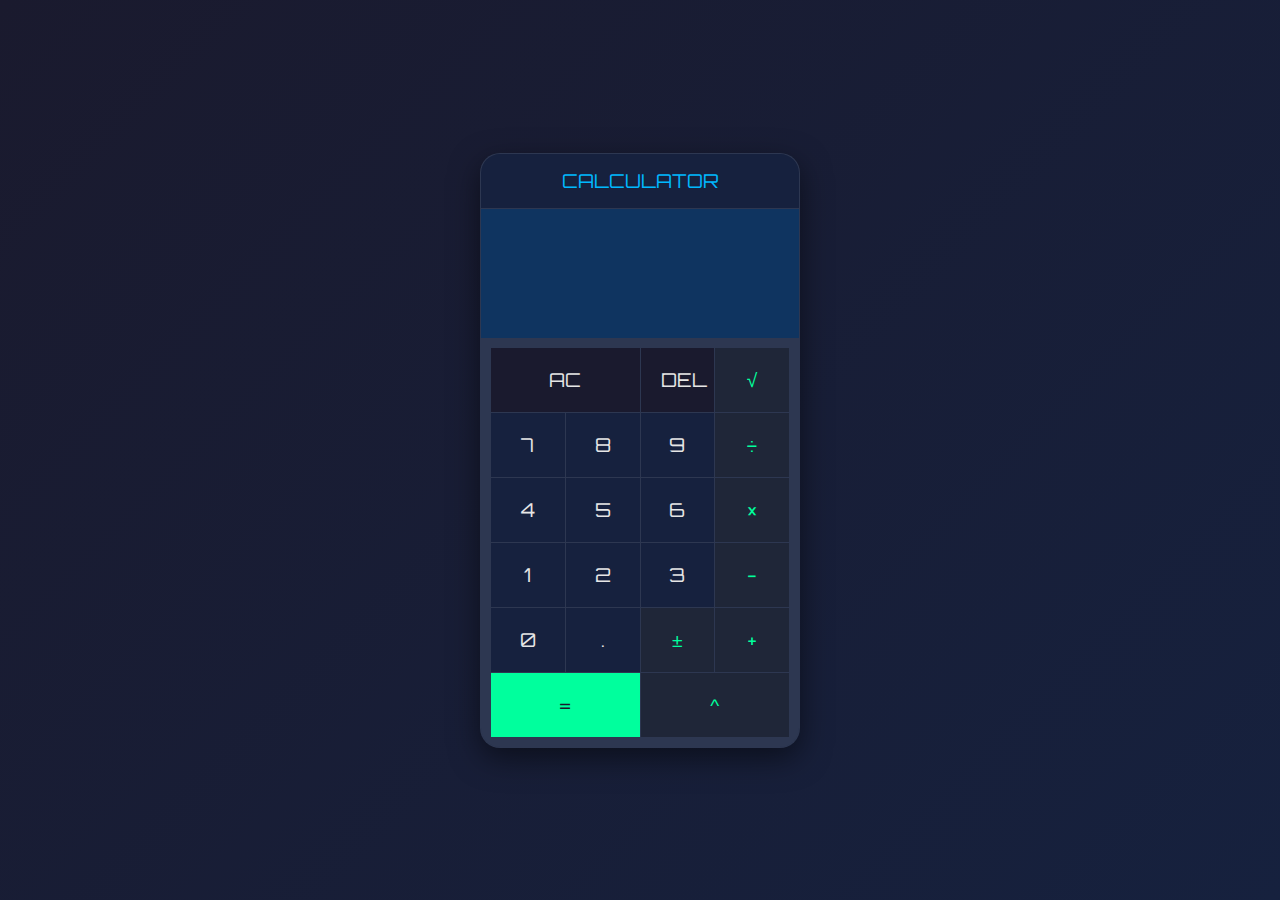
<file: CALCULATOR/index.html>
<!DOCTYPE html>
<html lang="en">
<head>
    <meta charset="UTF-8">
    <meta name="viewport" content="width=device-width, initial-scale=1.0">
    <title>Neon Calculator</title>
    <link rel="stylesheet" href="style.css">
    <link href="https://fonts.googleapis.com/css2?family=Orbitron:wght@400;700&display=swap" rel="stylesheet">
</head>
<body>
    <div class="calculator">
        <div class="brand"><span>CALCULATOR</span></div>
        <div class="display">
            <div class="previous-operand" id="previous-operand"></div>
            <input type="text" id="current-operand" readonly>
        </div>
        <div class="buttons">
            <button class="span-2" onclick="clearAll()">AC</button>
            <button onclick="backspace()">DEL</button>
            <button class="operator" onclick="appendOperation('√(')">√</button>
            <button class="number" onclick="appendNumber('7')">7</button>
            <button class="number" onclick="appendNumber('8')">8</button>
            <button class="number" onclick="appendNumber('9')">9</button>
            <button class="operator" onclick="appendOperation('÷')">÷</button>
            <button class="number" onclick="appendNumber('4')">4</button>
            <button class="number" onclick="appendNumber('5')">5</button>
            <button class="number" onclick="appendNumber('6')">6</button>
            <button class="operator" onclick="appendOperation('×')">×</button>
            <button class="number" onclick="appendNumber('1')">1</button>
            <button class="number" onclick="appendNumber('2')">2</button>
            <button class="number" onclick="appendNumber('3')">3</button>
            <button class="operator" onclick="appendOperation('-')">-</button>
            <button class="number" onclick="appendNumber('0')">0</button>
            <button class="number" onclick="appendNumber('.')">.</button>
            <button class="operator" onclick="toggleSign()">±</button>
            <button class="operator" onclick="appendOperation('+')">+</button>
            <button class="span-2 equals" onclick="calculate()">=</button>
            <button class="span-2 operator" onclick="appendOperation('^')">^</button>
        </div>
    </div>
    <script src="script.js"></script>
</body>
</html>
</file>
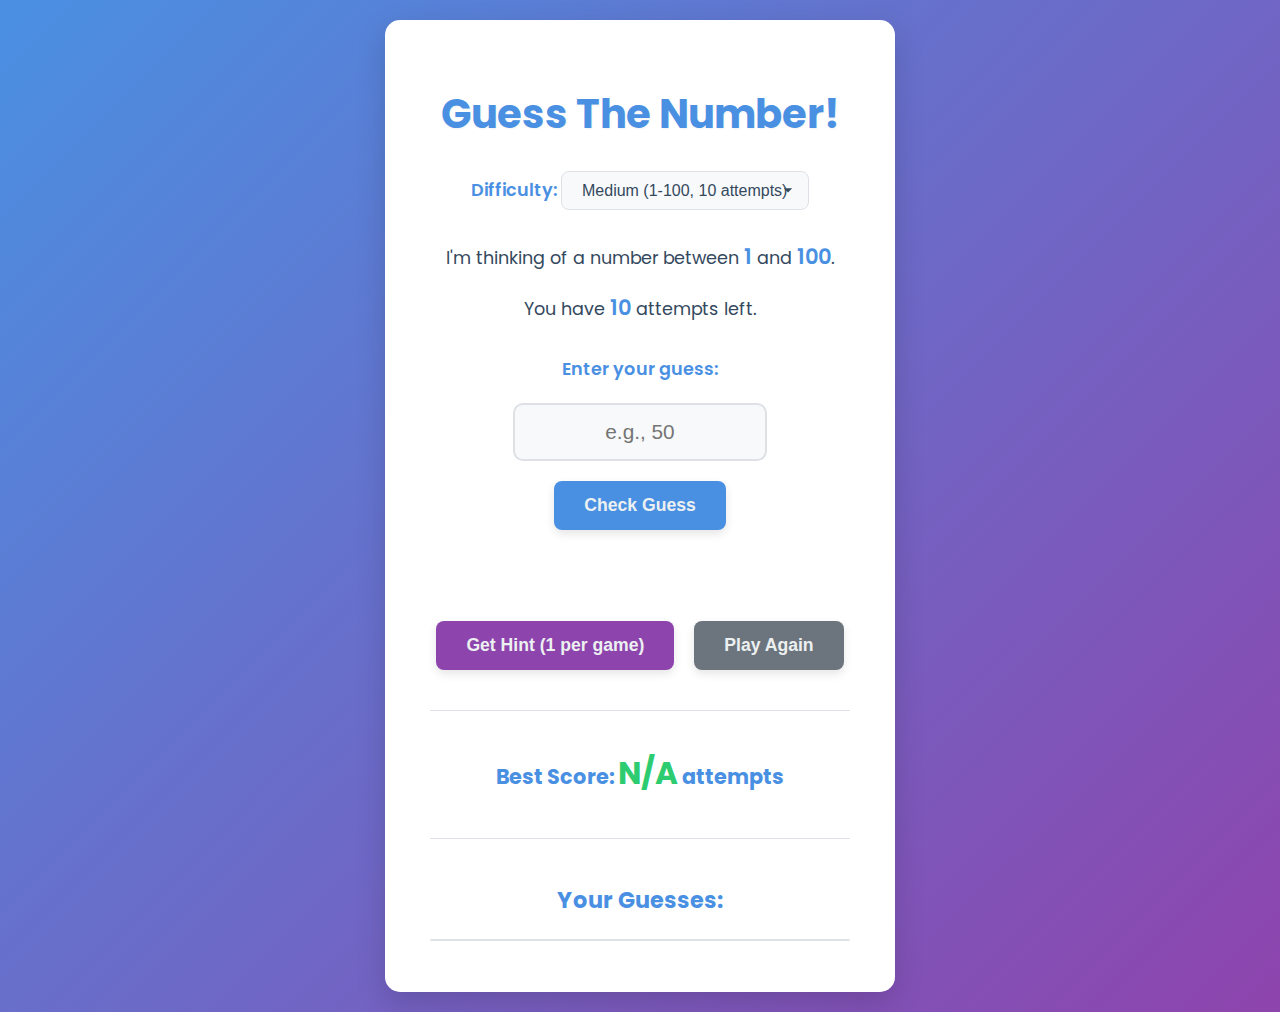
<file: NGG/index.html>
<!DOCTYPE html>
<html lang="en">
<head>
    <meta charset="UTF-8">
    <meta name="viewport" content="width=device-width, initial-scale=1.0">
    <title>Number Guessing Game</title>
    <link rel="stylesheet" href="style.css">
    <link href="https://fonts.googleapis.com/css2?family=Poppins:wght@300;400;600;700&display=swap" rel="stylesheet">
</head>
<body>
    <div class="main-wrapper"> <div class="container">
            <h1>Guess The Number!</h1> <div class="game-settings">
                <label for="difficulty">Difficulty:</label>
                <select id="difficulty">
                    <option value="easy">Easy (1-50, 12 attempts)</option>
                    <option value="medium" selected>Medium (1-100, 10 attempts)</option>
                    <option value="hard">Hard (1-200, 8 attempts)</option>
                </select>
            </div>

            <p>I'm thinking of a number between <span id="lowerBound" class="highlight-text">1</span> and <span id="upperBound" class="highlight-text">100</span>.</p>
            <p>You have <span id="attemptsLeft" class="highlight-text">10</span> attempts left.</p>
            
            <div class="input-section">
                <label for="guessInput">Enter your guess:</label>
                <input type="number" id="guessInput" min="1" max="100" placeholder="e.g., 50">
                <button id="checkButton" class="game-button primary-button">Check Guess</button>
            </div>

            <p id="message" class="message"></p>
            
            <div class="game-controls">
                <button id="hintButton" class="game-button secondary-button">Get Hint (1 per game)</button>
                <button id="resetButton" class="game-button reset-button hidden">Play Again</button>
            </div>
            
            <div class="score-section">
                <h2>Best Score: <span id="bestScore" class="highlight-text">N/A</span> attempts</h2>
            </div>

            <div class="attempts-history">
                <h2>Your Guesses:</h2>
                <ul id="guessList">
                    </ul>
            </div>
        </div>
    </div>

    <canvas id="confetti-canvas"></canvas>

    <script src="script.js"></script>
</body>
</html>
</file>
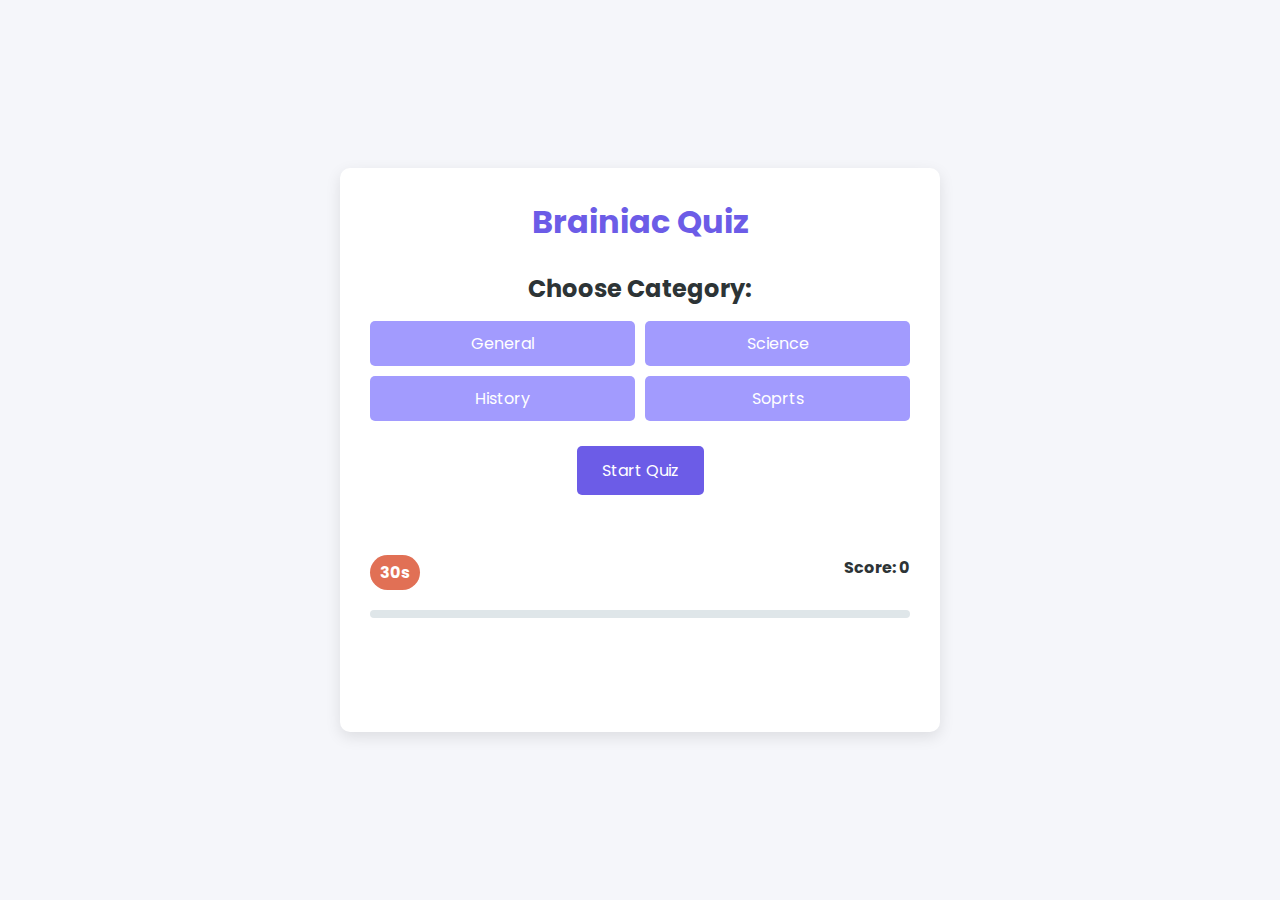
<file: QUIZ-Game/index.html>
<!DOCTYPE html>
<html lang="en">
<head>
    <meta charset="UTF-8">
    <meta name="viewport" content="width=devicl̥ōe-width, initial-scale=1.0">
    <title>Brainiac Quiz</title>
    <link rel="stylesheet" href="styles.css">
    <link href="https://fonts.googleapis.com/css2?family=Poppins:wght@400;600;700&display=swap" rel="stylesheet">
</head>
<body>
    <div class="quiz-container">
        <!-- Start Screen -->
        <div class="start-screen" id="start-screen">
            <h1>Brainiac Quiz</h1>
            <div class="category-select">
                <h2>Choose Category:</h2>
                <div class="categories" id="categories"></div>
            </div>
            <button id="start-btn">Start Quiz</button>
        </div>

        <!-- Quiz Screen -->
        <div class="quiz-screen" id="quiz-screen">
            <div class="quiz-header">
                <div class="timer">
                    <span id="time">30</span>s
                </div>
                <div class="score">
                    Score: <span id="score">0</span>
                </div>
            </div>
            <div class="progress-bar">
                <div class="progress" id="progress"></div>
            </div>
            <div class="question" id="question"></div>
            <div class="options" id="options"></div>
            <div class="feedback" id="feedback"></div>
            <button id="next-btn" class="hidden">Next Question</button>
        </div>

        <!-- Results Screen -->
        <div class="results-screen hidden" id="results-screen">
            <h1>Quiz Completed!</h1>
            <div class="result-stats">
                <p>Your Score: <span id="final-score">0</span>/<span id="total-questions">0</span></p>
                <p>Correct Answers: <span id="correct-answers">0</span></p>
                <p>Wrong Answers: <span id="wrong-answers">0</span></p>
                <p>Time Taken: <span id="time-taken">0</span>s</p>
            </div>
            <button id="restart-btn">Restart Quiz</button>
        </div>
    </div>
    <script src="questions.js"></script>
    <script src="script.js"></script>
</body>
</html>
</file>
<file: CALCULATOR/style.css>
:root {
    --primary: #00ff9d;
    --secondary: #00b8ff;
    --dark: #1a1a2e;
    --darker: #16213e;
    --display: #0f3460;
    --text: #e6e6e6;
}

* {
    margin: 0;
    padding: 0;
    box-sizing: border-box;
    font-family: 'Orbitron', sans-serif;
}

body {
    display: flex;
    justify-content: center;
    align-items: center;
    min-height: 100vh;
    background: linear-gradient(135deg, var(--dark), var(--darker));
    color: var(--text);
}

.calculator {
    width: 320px;
    background: var(--darker);
    border-radius: 20px;
    box-shadow: 0 10px 30px rgba(0, 0, 0, 0.5);
    overflow: hidden;
    border: 1px solid rgba(255, 255, 255, 0.1);
}

.brand {
    padding: 15px 20px;
    font-size: 1.2rem;
    color: var(--primary);
    text-align: center;
    border-bottom: 1px solid rgba(255, 255, 255, 0.1);
}

.brand span {
    color: var(--secondary);
}

.display {
    padding: 20px;
    background: var(--display);
    text-align: right;
}

.previous-operand {
    min-height: 24px;
    font-size: 0.9rem;
    color: rgba(255, 255, 255, 0.7);
    margin-bottom: 5px;
    overflow: hidden;
}

#current-operand {
    width: 100%;
    padding: 10px 5px;
    font-size: 2rem;
    border: none;
    background: transparent;
    color: white;
    text-align: right;
}

.buttons {
    display: grid;
    grid-template-columns: repeat(4, 1fr);
    gap: 1px;
    background: rgba(255, 255, 255, 0.1);
    padding: 10px;
}

button {
    padding: 20px;
    font-size: 1.2rem;
    border: none;
    cursor: pointer;
    background: var(--dark);
    color: var(--text);
    transition: all 0.2s;
    outline: none;
}

button:active {
    transform: scale(0.95);
}

.number {
    background: var(--darker);
}

.number:hover {
    background: rgba(255, 255, 255, 0.1);
}

.operator {
    background: rgba(0, 0, 0, 0.3);
    color: var(--primary);
}

.operator:hover {
    background: rgba(0, 255, 157, 0.1);
}

.equals {
    background: var(--primary);
    color: var(--dark);
}

.equals:hover {
    background: #00e68a;
}

.span-2 {
    grid-column: span 2;
}

/* Neon glow effect */
button {
    position: relative;
    overflow: hidden;
}

button::after {
    content: '';
    position: absolute;
    top: -50%;
    left: -50%;
    width: 200%;
    height: 200%;
    background: radial-gradient(circle, rgba(255,255,255,0.8) 0%, rgba(255,255,255,0) 70%);
    opacity: 0;
    transition: opacity 0.3s;
}

button:active::after {
    opacity: 0.3;
}
</file>
<file: NGG/style.css>
/* Color Palette */
:root {
    --primary-color: #4a90e2; /* Sky Blue */
    --primary-dark: #357ABD;
    --secondary-color: #8E44AD; /* Purple */
    --secondary-dark: #6C3483;
    --accent-color: #2ECC71; /* Green */
    --warning-color: #E67E22; /* Orange */
    --error-color: #E74C3C; /* Red */
    --text-color: #34495E; /* Dark Blue-Gray */
    --light-text-color: #ECF0F1; /* Light Gray */
    --bg-color: #F8F9FA; /* Lightest Gray */
    --card-bg: #FFFFFF;
    --border-color: #DDE1E6;
}

body {
    font-family: 'Poppins', sans-serif; /* Using the new font */
    display: flex;
    justify-content: center;
    align-items: center;
    min-height: 100vh;
    margin: 0;
    background: linear-gradient(135deg, var(--primary-color), var(--secondary-color)); /* Gradient background */
    color: var(--text-color);
    overflow-x: hidden;
    line-height: 1.6;
}

.main-wrapper {
    width: 100%;
    max-width: 550px; /* Slightly wider */
    padding: 20px; /* Padding for small screens */
    box-sizing: border-box;
}

.container {
    background-color: var(--card-bg);
    padding: 35px 45px;
    border-radius: 15px; /* More rounded corners */
    box-shadow: 0 10px 30px rgba(0, 0, 0, 0.15); /* Stronger shadow */
    text-align: center;
    position: relative;
    z-index: 10;
    overflow: hidden; /* Important for inner elements */
    transform: translateY(0); /* Initial state for animation */
    animation: fadeInSlideUp 0.8s ease-out forwards; /* Entry animation */
}

@keyframes fadeInSlideUp {
    from {
        opacity: 0;
        transform: translateY(20px);
    }
    to {
        opacity: 1;
        transform: translateY(0);
    }
}

h1 {
    color: var(--primary-color);
    margin-bottom: 25px;
    font-size: 2.5em; /* Larger title */
    font-weight: 700; /* Bolder */
    text-shadow: 1px 1px 2px rgba(0,0,0,0.05);
}

p {
    font-size: 1.1em;
    margin-bottom: 12px;
}

.highlight-text {
    color: var(--primary-color);
    font-weight: 600;
    font-size: 1.2em; /* Slightly larger for emphasis */
}


/* Game Settings */
.game-settings {
    margin-bottom: 30px;
}

#difficulty {
    padding: 10px 20px;
    border: 1px solid var(--border-color);
    border-radius: 8px;
    font-size: 1em;
    cursor: pointer;
    background-color: var(--bg-color);
    color: var(--text-color);
    appearance: none; /* Remove default dropdown arrow */
    background-image: url('data:image/svg+xml;charset=UTF-8,%3Csvg%20xmlns%3D%22http%3A%2F%2Fwww.w3.org%2F2000%2Fsvg%22%20viewBox%3D%220%200%2024%2024%22%20fill%3D%22%2334495E%22%3E%3Cpath%20d%3D%22M7%2010l5%205%205-5z%22%2F%3E%3C%2Fsvg%3E'); /* Custom arrow */
    background-repeat: no-repeat;
    background-position: right 10px center;
    background-size: 20px;
    outline: none;
    transition: border-color 0.3s ease, box-shadow 0.3s ease;
}

#difficulty:focus {
    border-color: var(--primary-color);
    box-shadow: 0 0 0 3px rgba(74, 144, 226, 0.2);
}

/* Input Section */
.input-section {
    margin: 30px 0;
    display: flex;
    flex-direction: column;
    align-items: center;
    gap: 20px;
}

label {
    font-weight: 600;
    font-size: 1.1em;
    color: var(--primary-color);
}

input[type="number"] {
    padding: 15px;
    border: 2px solid var(--border-color);
    border-radius: 10px;
    font-size: 1.3em; /* Larger input font */
    width: 100%;
    max-width: 220px;
    text-align: center;
    color: var(--text-color);
    background-color: var(--bg-color);
    transition: border-color 0.3s ease, box-shadow 0.3s ease;
    outline: none;
}

input[type="number"]::-webkit-outer-spin-button,
input[type="number"]::-webkit-inner-spin-button {
    -webkit-appearance: none;
    margin: 0;
}

input[type="number"]:focus {
    border-color: var(--primary-color);
    box-shadow: 0 0 0 4px rgba(74, 144, 226, 0.3);
}

/* Input feedback colors */
input.too-low-border {
    border-color: var(--warning-color);
    box-shadow: 0 0 0 4px rgba(230, 126, 34, 0.3);
}
input.too-high-border {
    border-color: var(--error-color);
    box-shadow: 0 0 0 4px rgba(231, 76, 60, 0.3);
}
input.correct-border {
    border-color: var(--accent-color);
    box-shadow: 0 0 0 4px rgba(46, 204, 113, 0.3);
}

/* Buttons */
.game-button {
    padding: 14px 30px;
    border: none;
    border-radius: 8px;
    font-size: 1.1em;
    font-weight: 600;
    cursor: pointer;
    transition: background-color 0.3s ease, transform 0.15s ease, box-shadow 0.3s ease;
    box-shadow: 0 4px 10px rgba(0, 0, 0, 0.1);
}

.game-button:hover {
    transform: translateY(-3px);
    box-shadow: 0 6px 15px rgba(0, 0, 0, 0.2);
}

.game-button:active {
    transform: translateY(0);
    box-shadow: 0 2px 5px rgba(0, 0, 0, 0.1);
}

.game-button:disabled {
    background-color: var(--border-color) !important; /* !important to override other button styles */
    color: #999;
    cursor: not-allowed;
    transform: none;
    box-shadow: none;
}

.primary-button {
    background-color: var(--primary-color);
    color: var(--light-text-color);
}
.primary-button:hover {
    background-color: var(--primary-dark);
}

.secondary-button {
    background-color: var(--secondary-color);
    color: var(--light-text-color);
}
.secondary-button:hover {
    background-color: var(--secondary-dark);
}

.reset-button {
    background-color: #6c757d; /* Standard gray for reset */
    color: var(--light-text-color);
}
.reset-button:hover {
    background-color: #5a6268;
}

.message {
    margin-top: 25px;
    font-weight: 700; /* Bolder message */
    font-size: 1.3em;
    min-height: 1.5em; /* Ensure consistent height */
    opacity: 0; /* Hidden initially */
    transform: translateY(10px);
    animation: messageFadeIn 0.4s ease-out forwards; /* Fade in animation */
}

@keyframes messageFadeIn {
    from { opacity: 0; transform: translateY(10px); }
    to { opacity: 1; transform: translateY(0); }
}

#message.correct {
    color: var(--accent-color);
}
#message.too-high {
    color: var(--error-color);
}
#message.too-low {
    color: var(--warning-color);
}

.game-controls {
    display: flex;
    justify-content: center;
    gap: 20px; /* More space between buttons */
    margin-top: 30px;
    flex-wrap: wrap;
}

/* Score Section */
.score-section {
    margin-top: 40px;
    padding-top: 20px;
    border-top: 1px solid var(--border-color);
}

.score-section h2 {
    font-size: 1.3em;
    color: var(--primary-color);
    margin-bottom: 10px;
}

#bestScore {
    font-size: 1.5em; /* Larger best score */
    color: var(--accent-color);
    font-weight: 700;
}

/* Attempts History */
.attempts-history {
    margin-top: 40px;
    border-top: 1px solid var(--border-color);
    padding-top: 25px;
}

.attempts-history h2 {
    color: var(--primary-color);
    font-size: 1.4em;
    margin-bottom: 20px;
}

#guessList {
    list-style-type: none;
    padding: 0;
    max-height: 180px; /* Slightly taller history */
    overflow-y: auto;
    border: 1px solid var(--border-color);
    border-radius: 8px;
    background-color: var(--bg-color);
    box-shadow: inset 0 1px 5px rgba(0,0,0,0.05); /* Inner shadow for depth */
}

#guessList li {
    padding: 10px 20px;
    border-bottom: 1px solid var(--border-color);
    text-align: left;
    display: flex;
    justify-content: space-between;
    align-items: center;
    font-size: 1em;
    transition: background-color 0.2s ease;
}

#guessList li:last-child {
    border-bottom: none;
}

#guessList li:hover {
    background-color: #F0F2F5; /* Subtle hover effect */
}

#guessList li span {
    font-weight: 600;
}

/* Specific list item colors based on guess outcome */
#guessList li.too-low {
    color: var(--warning-color);
}
#guessList li.too-high {
    color: var(--error-color);
}
#guessList li.correct {
    color: var(--accent-color);
}


/* Confetti Canvas Styling */
#confetti-canvas {
    position: fixed;
    top: 0;
    left: 0;
    width: 100%;
    height: 100%;
    z-index: 9999;
    pointer-events: none;
    opacity: 0;
    transition: opacity 0.5s ease-out;
}

#confetti-canvas.active {
    opacity: 1;
}

/* Scrollbar styles for guess list */
#guessList::-webkit-scrollbar {
    width: 8px;
}

#guessList::-webkit-scrollbar-track {
    background: var(--bg-color);
    border-radius: 10px;
}

#guessList::-webkit-scrollbar-thumb {
    background: var(--border-color);
    border-radius: 10px;
}

#guessList::-webkit-scrollbar-thumb:hover {
    background: var(--primary-color);
}


/* Responsive adjustments */
@media (max-width: 600px) {
    .container {
        padding: 25px 30px;
        border-radius: 10px; /* Less rounded for small screens */
    }
    h1 {
        font-size: 2em;
        margin-bottom: 20px;
    }
    p {
        font-size: 1em;
    }
    .game-button, input, select {
        font-size: 0.95em;
        padding: 12px 25px;
    }
    .input-section, .game-controls {
        gap: 15px;
    }
    .game-controls {
        flex-direction: column; /* Stack buttons on small screens */
    }
    .score-section, .attempts-history {
        margin-top: 30px;
        padding-top: 15px;
    }
    #guessList {
        max-height: 160px;
    }
}
</file>
<file: QUIZ-Game/styles.css>
:root {
    --primary: #6c5ce7;
    --secondary: #a29bfe;
    --correct: #00b894;
    --wrong: #d63031;
    --text: #2d3436;
    --light: #f5f6fa;
    --timer: #e17055;
}

* {
    margin: 0;
    padding: 0;
    box-sizing: border-box;
    font-family: 'Poppins', sans-serif;
}

body {
    display: flex;
    justify-content: center;
    align-items: center;
    min-height: 100vh;
    background: var(--light);
    color: var(--text);
}

.quiz-container {
    width: 90%;
    max-width: 600px;
    background: white;
    border-radius: 10px;
    box-shadow: 0 5px 15px rgba(0, 0, 0, 0.1);
    overflow: hidden;
}

.start-screen, .quiz-screen, .results-screen {
    padding: 30px;
}

.hidden {
    display: none !important;
}

/* Start Screen */
.start-screen {
    text-align: center;
}

.start-screen h1 {
    margin-bottom: 20px;
    color: var(--primary);
}

.category-select {
    margin: 25px 0;
}

.categories {
    display: grid;
    grid-template-columns: repeat(2, 1fr);
    gap: 10px;
    margin-top: 15px;
}

.category {
    padding: 10px;
    background: var(--secondary);
    color: white;
    border-radius: 5px;
    cursor: pointer;
    transition: all 0.3s;
}

.category:hover {
    background: var(--primary);
}

.category.selected {
    background: var(--primary);
    box-shadow: 0 0 0 2px white, 0 0 0 4px var(--primary);
}

button {
    padding: 12px 25px;
    background: var(--primary);
    color: white;
    border: none;
    border-radius: 5px;
    font-size: 1rem;
    cursor: pointer;
    transition: all 0.3s;
}

button:hover {
    background: #5649c0;
}

/* Quiz Screen */
.quiz-header {
    display: flex;
    justify-content: space-between;
    margin-bottom: 20px;
}

.timer {
    background: var(--timer);
    color: white;
    padding: 5px 10px;
    border-radius: 20px;
    font-weight: bold;
}

.score {
    font-weight: bold;
}

.progress-bar {
    height: 8px;
    background: #dfe6e9;
    border-radius: 10px;
    margin-bottom: 25px;
    overflow: hidden;
}

.progress {
    height: 100%;
    background: var(--primary);
    width: 0%;
    transition: width 0.3s;
}

.question {
    font-size: 1.2rem;
    margin-bottom: 20px;
    font-weight: 600;
}

.options {
    display: grid;
    grid-template-columns: 1fr;
    gap: 12px;
    margin-bottom: 20px;
}

.option {
    padding: 12px;
    background: white;
    border: 2px solid #dfe6e9;
    border-radius: 5px;
    cursor: pointer;
    transition: all 0.3s;
    text-align: left;
}

.option:hover {
    background: #f1f2f6;
    border-color: var(--secondary);
}

.option.correct {
    background: var(--correct);
    color: white;
    border-color: var(--correct);
}

.option.wrong {
    background: var(--wrong);
    color: white;
    border-color: var(--wrong);
}

.option.disabled {
    pointer-events: none;
}

.feedback {
    min-height: 24px;
    margin-bottom: 15px;
    font-weight: bold;
}

.feedback.correct {
    color: var(--correct);
}

.feedback.wrong {
    color: var(--wrong);
}

#next-btn {
    display: block;
    margin-left: auto;
}

/* Results Screen */
.results-screen {
    text-align: center;
}

.results-screen h1 {
    color: var(--primary);
    margin-bottom: 20px;
}

.result-stats {
    background: #f1f2f6;
    padding: 20px;
    border-radius: 10px;
    margin-bottom: 25px;
}

.result-stats p {
    margin: 10px 0;
    font-size: 1.1rem;
}

.result-stats span {
    font-weight: bold;
}
</file>
